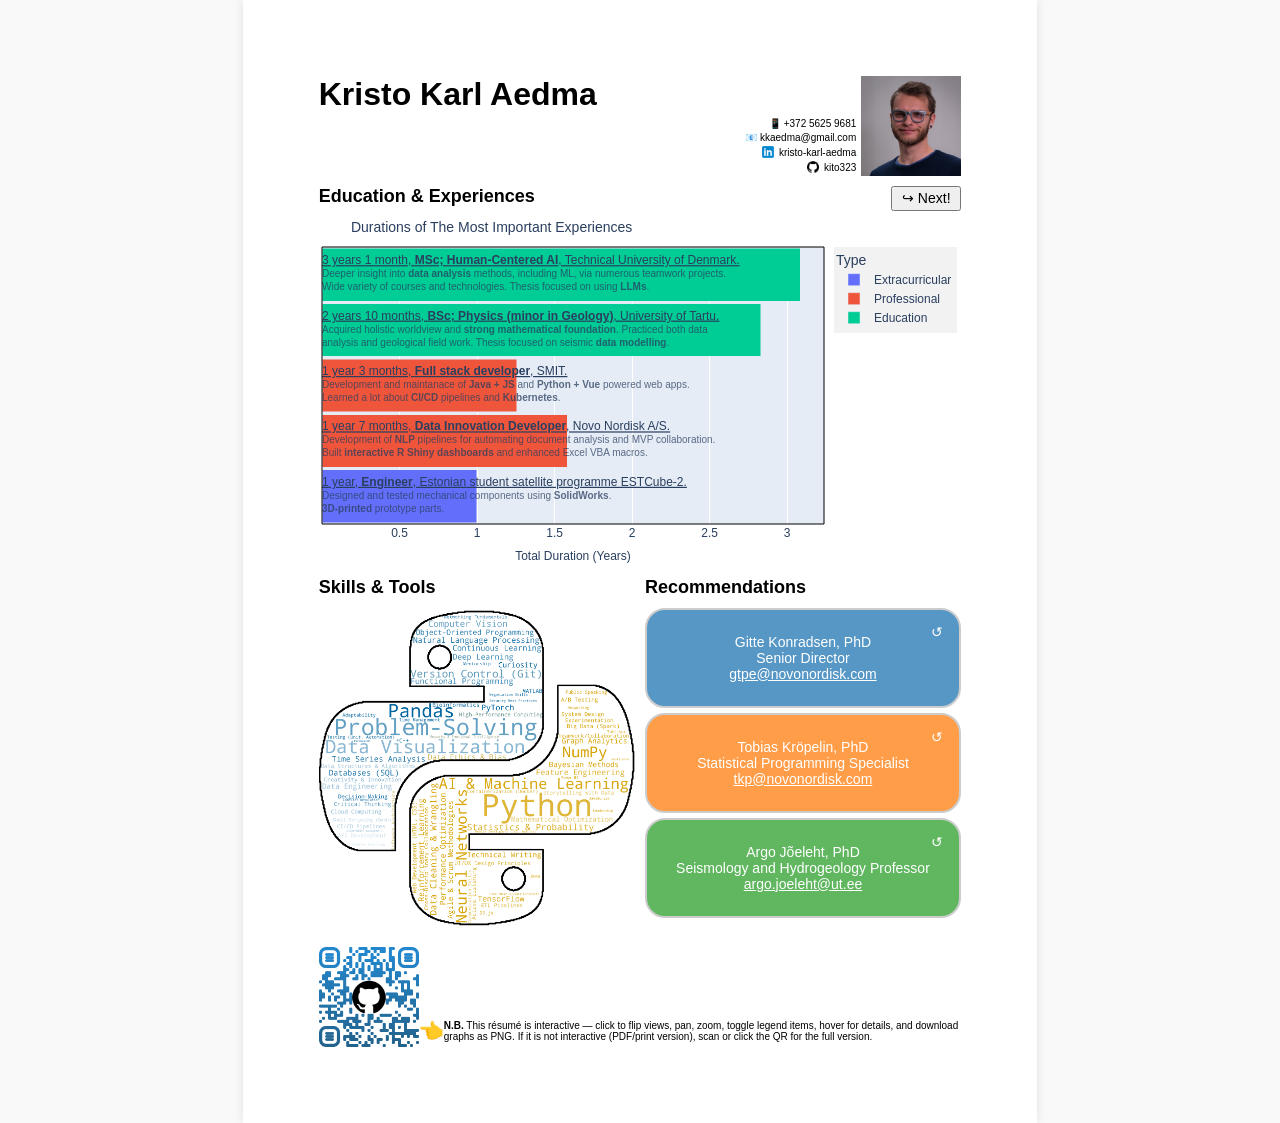
<file: index.html>
<!DOCTYPE html>
<html lang="en">
<head>
    <meta charset="UTF-8">
    <meta name="viewport" content="width=device-width, initial-scale=1.0">
    <title>Kristo's Resume</title>
    <link rel="stylesheet" href="style.css">
    <script>
        document.addEventListener('DOMContentLoaded', function() {
            const zoomContainer = document.querySelector('.zoom-container');
            const zoomImage = document.querySelector('.zoom-image');
    
            zoomContainer.addEventListener('mousemove', function(e) {
                const rect = zoomContainer.getBoundingClientRect();
                const x = e.clientX - rect.left;
                const y = e.clientY - rect.top;
                const xPercent = x / rect.width * 100;
                const yPercent = y / rect.height * 100;
    
                zoomImage.style.transformOrigin = `${xPercent}% ${yPercent}%`;
                zoomImage.style.transform = 'scale(3)';
            });
    
            zoomContainer.addEventListener('mouseleave', function() {
                zoomImage.style.transform = 'scale(1)';
                zoomImage.style.transformOrigin = 'center center';
            });
        });
    </script>
    <script>
        function hideSkeletonLoader(iframe) {
            const loader = iframe.previousElementSibling;
            if (loader && loader.classList.contains('skeleton-loader')) {
                loader.style.display = 'none';
            }
        }
    </script>
    <script>
        document.addEventListener('DOMContentLoaded', function () {
            const urlParams = new URLSearchParams(window.location.search);
            const useDefault = urlParams.get('default') === 'true';
            const locationText = document.getElementById('location-text');

            // // Replace 'YOUR_API_KEY' with your actual API key from the geolocation service
            // const apiKey = 'YOUR_API_KEY';
            const apiUrl = `https://ipapi.co/json/`;
            if (useDefault) {
                locationText.innerHTML = `
                    Passionate about data and programming, seeking opportunities in data science, analysis, ML, or related fields. Open to full-time, part-time, freelance, and internship positions. Open to relocation in EU. Contact me!
                `;
            } else {
                fetch(apiUrl)
                    .then(response => response.json())
                    .then(data => {
                        if (data.continent_code == 'EU') {
                            const location = data.region || data.country_name;
                            locationText.innerHTML = `
                                Passionate about data and programming, seeking opportunities in data science, analysis, ML, or related fields. Open to full-time, part-time, freelance, and internship positions in and near ${location}. Contact me!
                            `;
                        }
                    })
                    .catch(error => {
                        console.error('Error fetching location:', error);
                    });
            }
        });
    </script>
    <script>
        let currentSideIndex = 0;

        function flipNextSide() {
            const flipper = document.querySelector('.graph-flipper');
            const sides = flipper.querySelectorAll('.graph-side');
            const totalSides = sides.length;

            // Reset current side
            sides[currentSideIndex].style.transform = 'rotateY(180deg)';

            // Move to the next side
            currentSideIndex = (currentSideIndex + 1) % totalSides;
            sides[currentSideIndex].style.transform = 'rotateY(0deg)';
        }
    </script>
</head>
<body>
    <div class="a4">
        <div class="header">
            <div style="display: flex; flex-direction: column; justify-content: space-between; height: 100%; width: 64%;">
                <h1>Kristo Karl Aedma</h1>
                <div>
                    <p id="location-text" style="font-size: 12px;"> </p>
                </div>
            </div>
            <div style="display: flex; align-items: flex-end;">
                <div class="contact-links">
                    <a href="tel:+37256259681">
                        📱 +372 5625 9681
                    </a>
                    <a href="mailto:kkaedma@gmail.com">
                        📧 kkaedma@gmail.com
                    </a>
                    <a href="https://www.linkedin.com/in/kristo-karl-aedma" target="_blank">
                        <img src="linkedin-icon.png" alt="LinkedIn Icon"> kristo-karl-aedma
                    </a>
                    <a href="https://github.com/kito323" target="_blank">
                        <img src="github-icon.png" alt="GitHub Icon"> kito323
                    </a>
                </div>
                <div class="profile-pic">
                    <img src="myProfilePicCropScaledown.jpg" alt="Profile Picture">
                </div>
            </div>
        </div>

        <div class="section">
            <div style="display: flex; justify-content: space-between;">
                <h2>Education & Experiences</h2>
                <button class="flip-button" onclick="flipNextSide()">↪ Next!</button>
            </div>
            <div class="graph-flipper">
                <div class="graph-side graph-side1">
                    <div class="skeleton-loader"></div>
                    <iframe src="timeline.html" onload="hideSkeletonLoader(this)"></iframe>
                </div>
                <div class="graph-side graph-side2">
                    <div class="skeleton-loader"></div>
                    <iframe src="timeline2.html" onload="hideSkeletonLoader(this)"></iframe>
                </div>
                <div class="graph-side graph-side3">
                    <div class="skeleton-loader"></div>
                    <iframe src="timeline3.html" onload="hideSkeletonLoader(this)"></iframe>
                </div>
            </div>
        </div>

        <div style="display: flex; justify-content: space-between; gap: 10px;">
            <div class="half-section">
                <h2>Skills & Tools</h2>
                <div class="graph-single zoom-container">
                    <div class="skeleton-loader"></div>
                    <img src="wordcloud.png" alt="Word Cloud" class="zoom-image">
                </div>
            </div>
            <div class="half-section">
                <h2>Recommendations</h2>
                <div class="recommendation" style="background-color: #1f76b4c0;">
                    <button class="flip-button" onclick="this.parentElement.classList.toggle('is-flipped')">↺</button>
                    <div class="recommendation-front">
                        Gitte Konradsen, PhD<br>Senior Director<br><a href="mailto:gtpe@novonordisk.com">gtpe@novonordisk.com</a>
                    </div>
                    <div class="recommendation-back">
                        Company: Novo Nordisk<br>Relation: Former direct manager
                    </div>
                </div>
                <div class="recommendation" style="background-color: #ff7e0ec0;">
                    <button class="flip-button" onclick="this.parentElement.classList.toggle('is-flipped')">↺</button>
                    <div class="recommendation-front">
                        Tobias Kröpelin, PhD<br>Statistical Programming Specialist<br><a href="mailto:tkp@novonordisk.com">tkp@novonordisk.com</a>
                    </div>
                    <div class="recommendation-back">
                        Company: Novo Nordisk<br>Relation: Collegue and MSc thesis supervisor
                    </div>
                </div>
                <div class="recommendation" style="background-color: #2ca02cc0;">
                    <button class="flip-button" onclick="this.parentElement.classList.toggle('is-flipped')">↺</button>
                    <div class="recommendation-front">
                        Argo Jõeleht, PhD<br>Seismology and Hydrogeology Professor<br><a href="mailto:argo.joeleht@ut.ee">argo.joeleht@ut.ee</a>
                    </div>
                    <div class="recommendation-back">
                        Company: University of Tartu<br>Relation: BSc thesis supervisor
                    </div>
                </div>
            </div>
        </div>
        <div class="note-section" style="height: 100%;">
            <div class="note-image">
                <a href="https://kito323.github.io/CV-HTML/" target="_blank">
                    <img src="qr-code.png" alt="Note Image">
                </a>
            </div>
            <p style="font-size: 20px;">👈</p>
            <p style="font-size: 10px;"><strong>N.B.</strong> This résumé is interactive — click to flip views, pan, zoom, toggle legend items, hover for details, and download graphs as PNG. If it is not interactive (PDF/print version), scan or click the QR for the full version.</p>
        </div>
    </div>
</body>
</html>
</file>
<file: style.css>
* {
    margin: 0;
    padding: 0;
    box-sizing: border-box;
}

body {
    font-family: Arial, sans-serif;
    background-color: #f9f9f9;
}

.a4 {
    width: 210mm;
    height: 297mm;
    background: white;
    padding: 20mm;
    box-shadow: 0 0 10px rgba(0, 0, 0, 0.1);
    margin: auto; /* fixes width */
    display: flex;
    flex-direction: column;
}

.header, .note-section {
    display: flex; /* main axis is row */
    justify-content: space-between; /* main */
    align-items: flex-end; /* cross */
}

.header {
    margin-bottom: 10px;
    align-items: center;
}

h1 {
    font-size: 32px;
}

.profile-pic, .note-image {
    width: 100px;
    height: 100px;
    flex-shrink: 0;
}

.profile-pic img, .note-image img{
    width: 100%;
    height: 100%;
    object-fit: cover;
}

.contact-links {
    display: flex;
    flex-direction: column;
    align-items: flex-end;
    font-size: 10px;
    margin-right: 5px;
}

.contact-links a {
    display: flex;
    align-items: flex-end;
    margin-bottom: 3px;
    text-decoration: none;
    color: inherit;
}

.contact-links img {
    margin-right: 5px;
    width: 12px;
    height: 12px;
}

.section, .half-section {
    display: flex;
    flex-direction: column;
    margin-bottom: 10px;
}

h2 {
    font-size: 18px;
    margin-bottom: 10px;
}

.graph-single, .graph-flipper, .graph-front, .graph-back, .recommendation, .recommendation-front, .recommendation-back {
    display: flex;
    justify-content: center;
    align-items: center;
}

.graph-single, .graph-flipper { /* has flex-center */
    width: 100%;
    /* border: 1px solid #ccc; */
    border: none;
    color: #888;
    font-size: 14px;
}

.graph-single {
    height: 320px;
    align-items: flex-start;
}

.graph-flipper {
    position: relative;
    height: 350px;
}

.graph-side {
    width: 100%;
    height: 100%;
    transition: transform 0.6s;
    transform-style: preserve-3d;
    transform: rotateY(180deg); /* Initially hidden */
}

.graph-side1 {
    transform: rotateY(0deg); /* Initially visible */
}

.skeleton-loader {
    width: 100%;
    height: 100%;
    background: linear-gradient(90deg, #f0f0f0 25%, #e0e0e0 50%, #f0f0f0 75%);
    background-size: 200% 100%;
    animation: loading 1.5s infinite;
    position: absolute;
    top: 0;
    left: 0;
}

@keyframes loading {
    0% {
        background-position: 200% 0;
    }
    100% {
        background-position: -200% 0;
    }
}

.graph-side, .recommendation-front, .recommendation-back {
    position: absolute;
    backface-visibility: hidden;
}

iframe {
    width: 100%;
    height: 100%;
    border: none;
}

.flip-button {
    width: 70px;
    height: 25px;
    font-size: 14px;
    font-family: inherit;
    cursor: pointer;
    z-index: 1;
}

.half-section {
    width: calc(50% - 5px);
    margin-bottom: 5px;
}

.zoom-container {
    overflow: hidden;
    position: relative;
}

.zoom-image {
    transition: transform 0.1s ease;
    width: 100%;
    height: 100%;
    object-fit: cover;
    position: absolute;
    top: 0;
    left: 0;
}

.recommendation { /* has flex-center */
    width: 100%;
    height: 100px;
    border: 2px solid #ccc;
    border-radius: 20px;
    font-size: 14px;
    color: white;
    text-align: center;
    margin-bottom: 5px;
    transition: transform 0.6s;
    transform-style: preserve-3d;
}

.recommendation a {
    color: inherit;
}

.recommendation.is-flipped {
    transform: rotateY(180deg);
}

.recommendation-front, .recommendation-back { /* has flex-center and flipping properties*/
    padding: 10px 15px;
    flex-direction: column;
}

.recommendation-back {
    transform: rotateY(180deg);
}

.recommendation .flip-button {
    width: 25px;
    color: inherit;
    top: 10px;
    right: 10px;
    position: absolute;
    background: none;
    border: none;
    border-radius: 50%; /* circle even when border is none */
}

.note-section {
    flex-grow: 1;
}
.note-section p {
    margin-bottom: 5px;
}

/* Scale the content for screen view */
/* It might not be the best idea as when zoomed in from browser, some of the left side becomes inaccessible... */
.scale-content {
    transform: scale(1.67);
    transform-origin: top center;
}

@media print {
    body {
        background: none;
        padding: 0;
    }
    
    .scale-content {
        transform: none;
    }

    .a4 {
        box-shadow: none;
        page-break-after: avoid;
    }

    .graph-flipper .graph-side {
        display: none; /* Hide all sides */
    }

    .graph-flipper .graph-side[style*="rotateY(0deg)"] {
        display: block; /* Show only the currently visible side */
    }

    .recommendation .recommendation-back, .recommendation.is-flipped .recommendation-front {
        display: none;
    }

    .recommendation .recommendation-front, .recommendation.is-flipped .recommendation-back {
        display: block;
    }

    .flip-button {
        display: none;
    }
}
</file>
